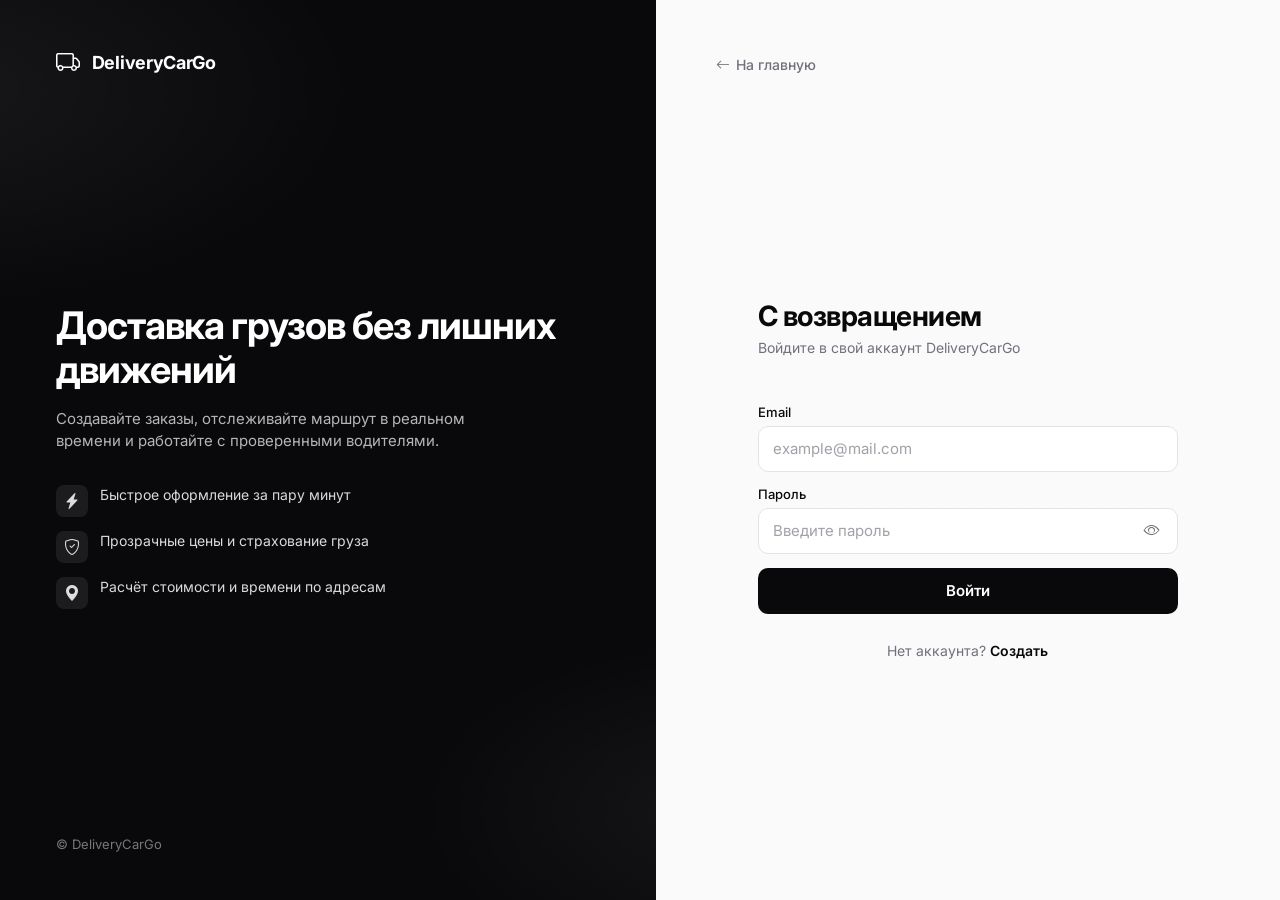
<file: public/login.html>
<!DOCTYPE html>
<html lang="ru">
<head>
    <meta charset="UTF-8">
    <meta name="viewport" content="width=device-width, initial-scale=1.0, maximum-scale=1, minimum-scale=1, user-scalable=no, viewport-fit=cover">
    <meta name="theme-color" content="#09090b">
    <meta name="mobile-web-app-capable" content="yes">
    <meta name="apple-mobile-web-app-capable" content="yes">
    <meta name="apple-mobile-web-app-status-bar-style" content="black-translucent">
    <meta name="apple-mobile-web-app-title" content="DeliveryCarGo">
    <link rel="manifest" href="manifest.json">
    <link rel="icon" type="image/svg+xml" href="icon.svg">
    <link rel="apple-touch-icon" href="icon.svg">
    <title>Вход — DeliveryCarGo</title>
    <link rel="stylesheet" href="https://cdn.jsdelivr.net/npm/bootstrap-icons@1.10.0/font/bootstrap-icons.css">
    <link href="https://fonts.googleapis.com/css2?family=Inter:wght@400;500;600;700&display=swap" rel="stylesheet">
    <link rel="stylesheet" href="auth.css">
</head>
<body>
<div class="auth-shell">
    <aside class="auth-brand">
        <div class="auth-brand-top"><i class="bi bi-truck"></i><span>DeliveryCarGo</span></div>
        <div class="auth-brand-hero">
            <h1>Доставка грузов без лишних движений</h1>
            <p>Создавайте заказы, отслеживайте маршрут в реальном времени и работайте с проверенными водителями.</p>
            <div class="auth-feats">
                <div class="auth-feat"><i class="bi bi-lightning-charge-fill"></i><span>Быстрое оформление за пару минут</span></div>
                <div class="auth-feat"><i class="bi bi-shield-check"></i><span>Прозрачные цены и страхование груза</span></div>
                <div class="auth-feat"><i class="bi bi-geo-alt-fill"></i><span>Расчёт стоимости и времени по адресам</span></div>
            </div>
        </div>
        <div class="auth-brand-foot">© DeliveryCarGo</div>
    </aside>

    <main class="auth-main">
        <div class="auth-topbar">
            <a href="index.html" class="auth-back"><i class="bi bi-arrow-left"></i>На главную</a>
            <div class="auth-mobile-logo"><i class="bi bi-truck"></i><span>DeliveryCarGo</span></div>
        </div>

        <div class="auth-card">
            <div class="auth-head">
                <h2>С возвращением</h2>
                <p>Войдите в свой аккаунт DeliveryCarGo</p>
            </div>

            <div id="message"></div>

            <form id="loginForm" class="auth-form" novalidate>
                <div class="field">
                    <label for="email">Email</label>
                    <input id="email" type="email" autocomplete="email" placeholder="example@mail.com" required>
                </div>
                <div class="field">
                    <label for="password">Пароль</label>
                    <div class="field-pass">
                        <input id="password" type="password" autocomplete="current-password" placeholder="Введите пароль" required>
                        <button type="button" class="toggle-pass" aria-label="Показать пароль" onclick="togglePass()"><i class="bi bi-eye" id="eye"></i></button>
                    </div>
                </div>
                <button type="submit" class="btn-primary" id="loginBtn">Войти</button>
            </form>

            <div class="auth-foot">Нет аккаунта? <a href="register.html">Создать</a></div>
        </div>
    </main>
</div>

<script>
function togglePass(){
    const i=document.getElementById('password'),e=document.getElementById('eye');
    if(i.type==='password'){i.type='text';e.className='bi bi-eye-slash';}
    else{i.type='password';e.className='bi bi-eye';}
}
function showMsg(text,type){
    const el=document.getElementById('message');
    const cls=type==='error'?'alert-error':'alert-success';
    const icon=type==='error'?'bi-exclamation-circle':'bi-check-circle';
    el.innerHTML=`<div class="alert ${cls}"><i class="bi ${icon}"></i><span></span></div>`;
    el.querySelector('span').textContent=text;
}
document.getElementById('loginForm').addEventListener('submit',async e=>{
    e.preventDefault();
    const btn=document.getElementById('loginBtn');
    btn.disabled=true; btn.innerHTML='<span class="btn-spinner"></span>Вход...';
    document.getElementById('message').innerHTML='';
    const fd=new FormData();
    fd.append('action','login');
    fd.append('email',document.getElementById('email').value.trim());
    fd.append('password',document.getElementById('password').value);
    try{
        const r=await fetch('../api/auth.php',{method:'POST',body:fd});
        const d=await r.json();
        if(d.success){showMsg('Вход выполнен. Перенаправление...','success');setTimeout(()=>location.href='index.html',600);}
        else{showMsg(d.message||'Ошибка входа','error');btn.disabled=false;btn.textContent='Войти';}
    }catch(_){showMsg('Ошибка соединения с сервером','error');btn.disabled=false;btn.textContent='Войти';}
});
if('serviceWorker' in navigator){window.addEventListener('load',()=>navigator.serviceWorker.register('sw.js').catch(()=>{}))}
</script>
</body>
</html>
</file>
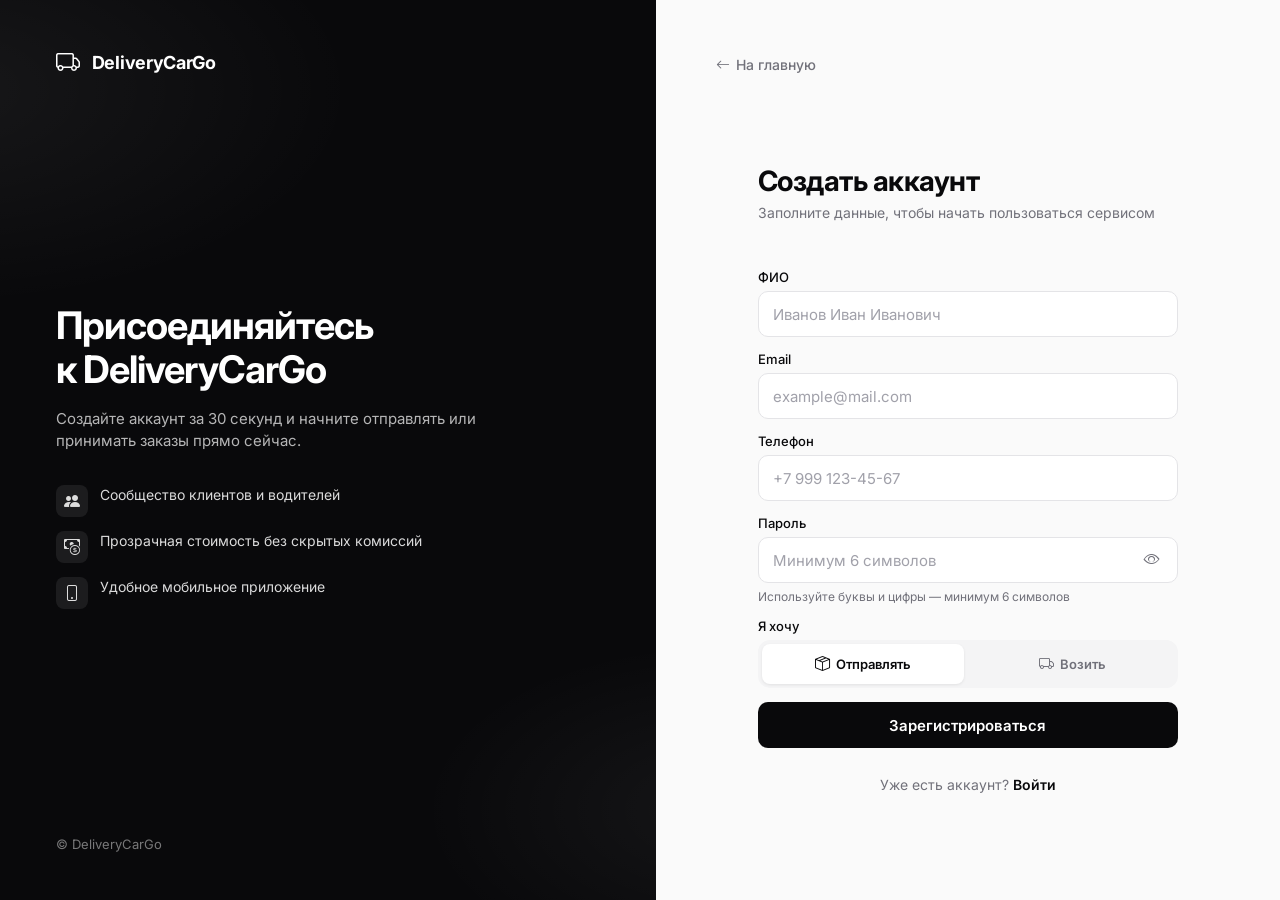
<file: public/register.html>
<!DOCTYPE html>
<html lang="ru">
<head>
    <meta charset="UTF-8">
    <meta name="viewport" content="width=device-width, initial-scale=1.0, maximum-scale=1, minimum-scale=1, user-scalable=no, viewport-fit=cover">
    <meta name="theme-color" content="#09090b">
    <meta name="mobile-web-app-capable" content="yes">
    <meta name="apple-mobile-web-app-capable" content="yes">
    <meta name="apple-mobile-web-app-status-bar-style" content="black-translucent">
    <meta name="apple-mobile-web-app-title" content="DeliveryCarGo">
    <link rel="manifest" href="manifest.json">
    <link rel="icon" type="image/svg+xml" href="icon.svg">
    <link rel="apple-touch-icon" href="icon.svg">
    <title>Регистрация — DeliveryCarGo</title>
    <link rel="stylesheet" href="https://cdn.jsdelivr.net/npm/bootstrap-icons@1.10.0/font/bootstrap-icons.css">
    <link href="https://fonts.googleapis.com/css2?family=Inter:wght@400;500;600;700&display=swap" rel="stylesheet">
    <link rel="stylesheet" href="auth.css">
</head>
<body>
<div class="auth-shell">
    <aside class="auth-brand">
        <div class="auth-brand-top"><i class="bi bi-truck"></i><span>DeliveryCarGo</span></div>
        <div class="auth-brand-hero">
            <h1>Присоединяйтесь к&nbsp;DeliveryCarGo</h1>
            <p>Создайте аккаунт за 30 секунд и&nbsp;начните отправлять или принимать заказы прямо сейчас.</p>
            <div class="auth-feats">
                <div class="auth-feat"><i class="bi bi-people-fill"></i><span>Сообщество клиентов и&nbsp;водителей</span></div>
                <div class="auth-feat"><i class="bi bi-cash-coin"></i><span>Прозрачная стоимость без скрытых комиссий</span></div>
                <div class="auth-feat"><i class="bi bi-phone"></i><span>Удобное мобильное приложение</span></div>
            </div>
        </div>
        <div class="auth-brand-foot">© DeliveryCarGo</div>
    </aside>

    <main class="auth-main">
        <div class="auth-topbar">
            <a href="index.html" class="auth-back"><i class="bi bi-arrow-left"></i>На главную</a>
            <div class="auth-mobile-logo"><i class="bi bi-truck"></i><span>DeliveryCarGo</span></div>
        </div>

        <div class="auth-card">
            <div class="auth-head">
                <h2>Создать аккаунт</h2>
                <p>Заполните данные, чтобы начать пользоваться сервисом</p>
            </div>

            <div id="message"></div>

            <form id="registerForm" class="auth-form" novalidate>
                <div class="field">
                    <label for="full_name">ФИО</label>
                    <input id="full_name" type="text" autocomplete="name" placeholder="Иванов Иван Иванович" required>
                </div>
                <div class="field">
                    <label for="email">Email</label>
                    <input id="email" type="email" autocomplete="email" placeholder="example@mail.com" required>
                </div>
                <div class="field">
                    <label for="phone">Телефон</label>
                    <input id="phone" type="tel" autocomplete="tel" placeholder="+7 999 123-45-67">
                </div>
                <div class="field">
                    <label for="password">Пароль</label>
                    <div class="field-pass">
                        <input id="password" type="password" autocomplete="new-password" placeholder="Минимум 6 символов" required minlength="6">
                        <button type="button" class="toggle-pass" aria-label="Показать пароль" onclick="togglePass()"><i class="bi bi-eye" id="eye"></i></button>
                    </div>
                    <div class="field-hint">Используйте буквы и цифры — минимум 6 символов</div>
                </div>

                <div class="role-group">
                    <span class="role-label">Я хочу</span>
                    <div class="role-segment">
                        <button type="button" class="active" data-role="client" onclick="setRole(this)"><i class="bi bi-box-seam"></i>Отправлять</button>
                        <button type="button" data-role="driver" onclick="setRole(this)"><i class="bi bi-truck"></i>Возить</button>
                    </div>
                    <input type="hidden" id="role" value="client">
                </div>

                <button type="submit" class="btn-primary" id="regBtn">Зарегистрироваться</button>
            </form>

            <div class="auth-foot">Уже есть аккаунт? <a href="login.html">Войти</a></div>
        </div>
    </main>
</div>

<script>
function togglePass(){
    const i=document.getElementById('password'),e=document.getElementById('eye');
    if(i.type==='password'){i.type='text';e.className='bi bi-eye-slash';}
    else{i.type='password';e.className='bi bi-eye';}
}
function setRole(btn){
    document.querySelectorAll('.role-segment button').forEach(b=>b.classList.remove('active'));
    btn.classList.add('active');
    document.getElementById('role').value=btn.dataset.role;
}
function showMsg(text,type){
    const el=document.getElementById('message');
    const cls=type==='error'?'alert-error':'alert-success';
    const icon=type==='error'?'bi-exclamation-circle':'bi-check-circle';
    el.innerHTML=`<div class="alert ${cls}"><i class="bi ${icon}"></i><span></span></div>`;
    el.querySelector('span').textContent=text;
}
document.getElementById('registerForm').addEventListener('submit',async e=>{
    e.preventDefault();
    const btn=document.getElementById('regBtn');
    const pass=document.getElementById('password').value;
    if(pass.length<6){showMsg('Пароль должен быть не короче 6 символов','error');return;}
    btn.disabled=true; btn.innerHTML='<span class="btn-spinner"></span>Создаём...';
    document.getElementById('message').innerHTML='';
    const fd=new FormData();
    fd.append('action','register');
    fd.append('full_name',document.getElementById('full_name').value.trim());
    fd.append('email',document.getElementById('email').value.trim());
    fd.append('phone',document.getElementById('phone').value.trim());
    fd.append('password',pass);
    fd.append('role',document.getElementById('role').value);
    try{
        const r=await fetch('../api/auth.php',{method:'POST',body:fd});
        const d=await r.json();
        if(d.success){showMsg('Аккаунт создан! Перенаправляем на вход...','success');setTimeout(()=>location.href='login.html',900);}
        else{showMsg(d.message||'Ошибка регистрации','error');btn.disabled=false;btn.textContent='Зарегистрироваться';}
    }catch(_){showMsg('Ошибка соединения с сервером','error');btn.disabled=false;btn.textContent='Зарегистрироваться';}
});
if('serviceWorker' in navigator){window.addEventListener('load',()=>navigator.serviceWorker.register('sw.js').catch(()=>{}))}
</script>
</body>
</html>
</file>
<file: public/auth.css>
/* Auth Pages — modern minimalist */
:root{--primary:#09090b;--bg:#fafafa;--border:#e4e4e7;--muted:#71717a;--light:#f4f4f5;--danger:#ef4444;--success:#22c55e}
*{box-sizing:border-box}
body{margin:0;background:var(--bg);font-family:'Inter',-apple-system,BlinkMacSystemFont,sans-serif;color:var(--primary);-webkit-font-smoothing:antialiased;min-height:100vh;min-height:100dvh}

.auth-shell{min-height:100vh;min-height:100dvh;display:grid;grid-template-columns:1fr}
@media(min-width:1024px){.auth-shell{grid-template-columns:1.05fr 1fr}}

.auth-brand{display:none;background:var(--primary);color:#fff;padding:48px 56px;position:relative;overflow:hidden}
@media(min-width:1024px){.auth-brand{display:flex;flex-direction:column;justify-content:space-between}}
.auth-brand::before{content:'';position:absolute;inset:0;background:radial-gradient(700px 360px at -10% 10%,rgba(255,255,255,.06),transparent 60%),radial-gradient(500px 280px at 110% 90%,rgba(255,255,255,.05),transparent 60%);pointer-events:none}
.auth-brand-top{position:relative;z-index:1;display:flex;align-items:center;gap:12px;font-size:18px;font-weight:700;letter-spacing:-.3px}
.auth-brand-top i{font-size:24px}
.auth-brand-hero{position:relative;z-index:1}
.auth-brand-hero h1{font-size:38px;font-weight:700;letter-spacing:-1px;line-height:1.15;margin:0 0 16px}
.auth-brand-hero p{font-size:15px;line-height:1.5;color:rgba(255,255,255,.7);margin:0 0 32px;max-width:420px}
.auth-feats{display:grid;gap:14px;max-width:440px}
.auth-feat{display:flex;gap:12px;align-items:flex-start;font-size:14px;color:rgba(255,255,255,.85);line-height:1.45}
.auth-feat i{flex-shrink:0;width:32px;height:32px;display:inline-flex;align-items:center;justify-content:center;border-radius:8px;background:rgba(255,255,255,.08);font-size:16px}
.auth-brand-foot{position:relative;z-index:1;font-size:13px;color:rgba(255,255,255,.45)}

.auth-main{display:flex;flex-direction:column;padding:24px 20px;min-height:100vh;min-height:100dvh}
@media(min-width:1024px){.auth-main{padding:48px;justify-content:center}}
.auth-topbar{display:flex;align-items:center;justify-content:space-between;margin-bottom:24px}
.auth-back{display:inline-flex;align-items:center;gap:6px;color:var(--muted);text-decoration:none;font-size:14px;font-weight:500;padding:8px 12px;border-radius:8px;transition:background .15s,color .15s}
.auth-back:hover{background:var(--light);color:var(--primary)}
.auth-mobile-logo{display:flex;align-items:center;gap:8px;font-weight:700;font-size:16px}
.auth-mobile-logo i{font-size:20px}
@media(min-width:1024px){.auth-mobile-logo{display:none}}

.auth-card{width:100%;max-width:420px;margin:auto;display:flex;flex-direction:column;gap:24px;flex:1;justify-content:center}
@media(min-width:1024px){.auth-card{flex:0;justify-content:flex-start}}

.auth-head h2{font-size:28px;font-weight:700;letter-spacing:-.5px;margin:0 0 6px}
.auth-head p{font-size:14px;color:var(--muted);margin:0}

.auth-form{display:flex;flex-direction:column;gap:14px}
.field{display:flex;flex-direction:column;gap:6px}
.field label{font-size:13px;font-weight:500;color:var(--primary)}
.field input{height:46px;padding:0 14px;border:1px solid var(--border);border-radius:10px;background:#fff;font-size:15px;color:var(--primary);font-family:inherit;transition:border-color .15s,box-shadow .15s}
.field input::placeholder{color:#a1a1aa}
.field input:focus{outline:none;border-color:var(--primary);box-shadow:0 0 0 3px rgba(9,9,11,.08)}
.field-pass{position:relative;display:flex;align-items:center}
.field-pass input{flex:1;padding-right:48px !important}
.field-pass .toggle-pass{position:absolute;right:12px;background:none;border:none;color:var(--muted);cursor:pointer;font-size:16px;padding:6px;border-radius:6px;display:flex;align-items:center;justify-content:center}
.field-pass .toggle-pass:hover{color:var(--primary);background:var(--light)}

.role-group{display:flex;flex-direction:column;gap:6px}
.role-group .role-label{font-size:13px;font-weight:500}
.role-segment{display:grid;grid-template-columns:1fr 1fr;gap:8px;padding:4px;background:var(--light);border-radius:12px}
.role-segment button{height:40px;border:none;background:transparent;color:var(--muted);font-size:13px;font-weight:600;border-radius:8px;cursor:pointer;display:flex;align-items:center;justify-content:center;gap:6px;transition:background .15s,color .15s,box-shadow .15s;font-family:inherit}
.role-segment button.active{background:#fff;color:var(--primary);box-shadow:0 1px 3px rgba(0,0,0,.08)}
.role-segment button i{font-size:15px}

.btn-primary{height:46px;background:var(--primary);color:#fff;border:none;border-radius:10px;font-size:15px;font-weight:600;cursor:pointer;display:inline-flex;align-items:center;justify-content:center;gap:8px;font-family:inherit;transition:background .15s,transform .05s}
.btn-primary:hover:not(:disabled){background:#27272a}
.btn-primary:active{transform:scale(.99)}
.btn-primary:disabled{opacity:.6;cursor:not-allowed}
.btn-spinner{width:16px;height:16px;border:2px solid rgba(255,255,255,.4);border-top-color:#fff;border-radius:50%;animation:spin .7s linear infinite}
@keyframes spin{to{transform:rotate(360deg)}}

.auth-foot{text-align:center;font-size:14px;color:var(--muted);margin-top:4px}
.auth-foot a{color:var(--primary);font-weight:600;text-decoration:none}
.auth-foot a:hover{text-decoration:underline}

.alert{padding:12px 14px;border-radius:10px;font-size:13px;display:flex;align-items:flex-start;gap:8px;line-height:1.4;border:1px solid}
.alert i{font-size:15px;margin-top:1px;flex-shrink:0}
.alert-error{background:#fef2f2;border-color:#fecaca;color:#b91c1c}
.alert-success{background:#f0fdf4;border-color:#bbf7d0;color:#15803d}

/* Hint under input */
.field-hint{font-size:12px;color:var(--muted)}
</file>
